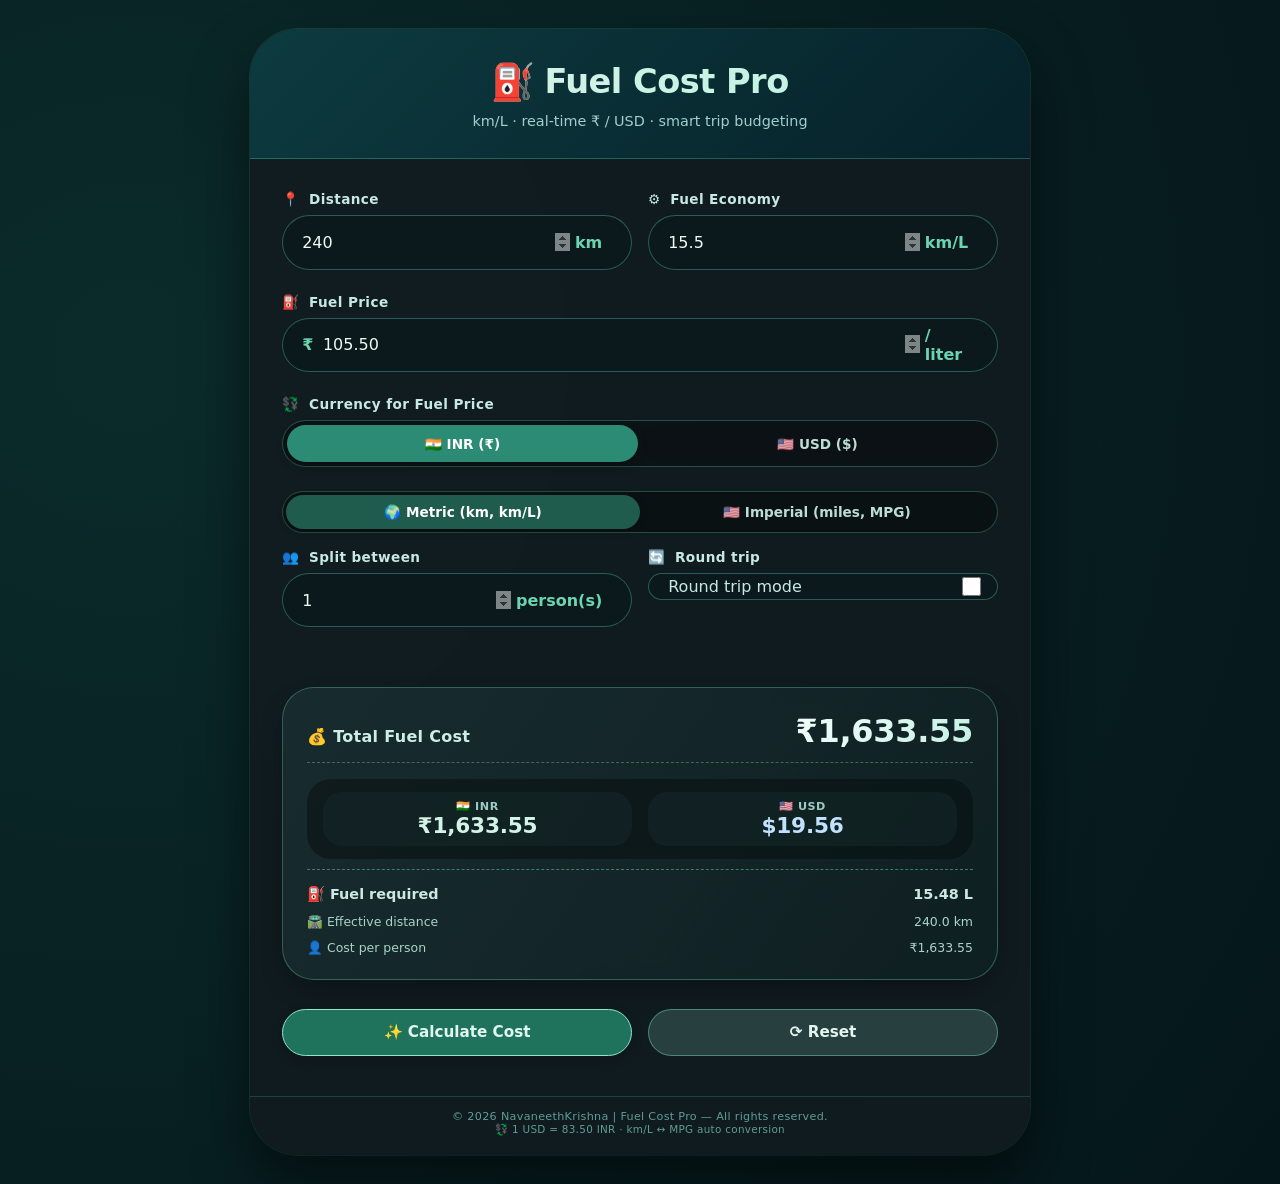
<file: fcc.html>
<!DOCTYPE html>
<html lang="en">
<head>
  <meta charset="UTF-8">
  <meta name="viewport" content="width=device-width, initial-scale=1.0, user-scalable=yes">
  <title>Fuel Cost Pro | km/L · ₹ / USD</title>
  <style>
    * {
      margin: 0;
      padding: 0;
      box-sizing: border-box;
      font-family: 'Inter', system-ui, -apple-system, BlinkMacSystemFont, 'Segoe UI', Roboto, Helvetica, sans-serif;
    }

    body {
      background: radial-gradient(circle at 10% 30%, #0b2b2b, #05161a);
      min-height: 100vh;
      display: flex;
      justify-content: center;
      align-items: center;
      padding: 1.8rem;
    }

    .calculator-card {
      max-width: 780px;
      width: 100%;
      background: rgba(18, 28, 32, 0.92);
      backdrop-filter: blur(12px);
      border-radius: 3rem;
      box-shadow: 0 30px 55px rgba(0, 0, 0, 0.5), 0 0 0 1px rgba(80, 180, 150, 0.2);
      overflow: hidden;
      transition: transform 0.25s ease, box-shadow 0.3s ease;
    }

    .calculator-card:hover {
      transform: translateY(-4px);
      box-shadow: 0 40px 65px rgba(0, 0, 0, 0.6);
    }

    .calc-header {
      background: linear-gradient(135deg, #0d3b3f, #06212a);
      padding: 2rem 2rem 1.8rem;
      text-align: center;
      border-bottom: 1px solid rgba(90, 210, 180, 0.3);
    }

    .calc-header h1 {
      font-size: 2.1rem;
      font-weight: 700;
      letter-spacing: -0.5px;
      background: linear-gradient(120deg, #e0f2e9, #b9f3e0);
      background-clip: text;
      -webkit-background-clip: text;
      color: transparent;
      display: flex;
      align-items: center;
      justify-content: center;
      gap: 0.6rem;
    }

    .calc-header h1:before {
      content: "⛽";
      font-size: 2.2rem;
      background: none;
      -webkit-background-clip: unset;
      color: #b9f3e0;
    }

    .calc-header p {
      font-size: 0.9rem;
      color: #a2cfcd;
      margin-top: 0.65rem;
      font-weight: 450;
    }

    .form-section {
      padding: 2rem 2rem 1rem 2rem;
    }

    .input-group {
      margin-bottom: 1.5rem;
      display: flex;
      flex-direction: column;
      gap: 0.5rem;
    }

    .input-group label {
      font-weight: 600;
      color: #c7e9e4;
      font-size: 0.85rem;
      letter-spacing: 0.4px;
      display: flex;
      align-items: center;
      gap: 0.6rem;
    }

    .input-field {
      display: flex;
      align-items: center;
      background: rgba(10, 25, 28, 0.8);
      border-radius: 2.2rem;
      border: 1px solid rgba(70, 160, 140, 0.5);
      transition: all 0.2s;
      padding: 0.2rem 1.2rem;
      backdrop-filter: blur(4px);
    }

    .input-field:focus-within {
      border-color: #6cd4b0;
      box-shadow: 0 0 0 3px rgba(108, 212, 176, 0.25);
      background: rgba(15, 35, 40, 0.95);
    }

    .input-field span.currency-symbol,
    .input-field span.unit {
      background: transparent;
      font-weight: 700;
      color: #6cd4b0;
      padding-right: 0.6rem;
      font-size: 1rem;
    }

    .input-field input {
      width: 100%;
      padding: 0.85rem 0.3rem 0.85rem 0;
      border: none;
      background: transparent;
      font-size: 1rem;
      font-weight: 500;
      outline: none;
      color: #f0faf5;
    }

    input[type="number"] {
      -moz-appearance: textfield;
    }

    input[type="number"]::-webkit-inner-spin-button,
    input[type="number"]::-webkit-outer-spin-button {
      opacity: 0.5;
    }

    .double-row {
      display: flex;
      gap: 1rem;
      flex-wrap: wrap;
    }

    .double-row .input-group {
      flex: 1;
    }

    .currency-selector {
      background: rgba(0, 0, 0, 0.3);
      border-radius: 3rem;
      display: flex;
      padding: 0.25rem;
      gap: 0.25rem;
      border: 1px solid rgba(108, 212, 176, 0.3);
    }

    .currency-btn {
      flex: 1;
      text-align: center;
      padding: 0.65rem 0;
      border-radius: 2rem;
      font-weight: 700;
      font-size: 0.85rem;
      cursor: pointer;
      transition: all 0.2s ease;
      background: transparent;
      color: #bbddd4;
      border: none;
      backdrop-filter: blur(2px);
    }

    .currency-btn.active {
      background: #2c8b74;
      color: white;
      box-shadow: 0 4px 12px rgba(0, 0, 0, 0.2);
      text-shadow: 0 1px 0 rgba(0,0,0,0.1);
    }

    .unit-switch {
      display: flex;
      background: rgba(0, 0, 0, 0.35);
      border-radius: 2.5rem;
      padding: 0.2rem;
      margin-bottom: 1rem;
      border: 1px solid rgba(108, 212, 176, 0.3);
    }

    .unit-option {
      flex: 1;
      text-align: center;
      padding: 0.55rem 0;
      border-radius: 2rem;
      font-weight: 600;
      font-size: 0.85rem;
      cursor: pointer;
      transition: 0.2s;
      color: #bbddd4;
    }

    .unit-option.active {
      background: #1f5c4e;
      color: white;
      box-shadow: 0 2px 8px rgba(0, 0, 0, 0.2);
    }

    .result-panel {
      background: linear-gradient(125deg, rgba(25, 45, 48, 0.9), rgba(15, 32, 34, 0.95));
      margin: 1.2rem 2rem 1.8rem 2rem;
      border-radius: 2rem;
      padding: 1.5rem;
      backdrop-filter: blur(8px);
      border: 1px solid rgba(108, 212, 176, 0.35);
      box-shadow: 0 12px 28px -8px rgba(0, 0, 0, 0.4);
    }

    .cost-main {
      display: flex;
      justify-content: space-between;
      align-items: baseline;
      flex-wrap: wrap;
      margin-bottom: 0.75rem;
      border-bottom: 1px dashed rgba(108, 212, 176, 0.4);
      padding-bottom: 0.8rem;
    }

    .cost-label {
      font-weight: 700;
      color: #cdeee7;
      font-size: 1rem;
      letter-spacing: 0.3px;
    }

    .cost-value {
      font-size: 2rem;
      font-weight: 800;
      background: linear-gradient(130deg, #f5fffc, #c2f0e4);
      background-clip: text;
      -webkit-background-clip: text;
      color: transparent;
      letter-spacing: -0.3px;
    }

    .dual-currency-row {
      display: flex;
      justify-content: space-between;
      background: rgba(0, 0, 0, 0.35);
      padding: 0.8rem 1rem;
      border-radius: 1.5rem;
      margin-top: 1rem;
      margin-bottom: 0.6rem;
      gap: 1rem;
    }

    .currency-item {
      text-align: center;
      flex: 1;
      background: rgba(20, 40, 42, 0.6);
      border-radius: 1.2rem;
      padding: 0.5rem 0;
    }

    .currency-item span:first-child {
      font-size: 0.7rem;
      font-weight: 600;
      color: #9bcbc2;
      display: block;
      letter-spacing: 0.5px;
    }

    .currency-amount {
      font-size: 1.35rem;
      font-weight: 800;
      letter-spacing: -0.2px;
    }

    .rupee-amt {
      color: #d4f3e8;
    }

    .dollar-amt {
      color: #c0e2ff;
    }

    .fuel-needed {
      display: flex;
      justify-content: space-between;
      border-top: 1px dashed rgba(108, 212, 176, 0.5);
      padding-top: 1rem;
      margin-top: 0.6rem;
      font-size: 0.9rem;
      font-weight: 600;
      color: #cbe9e2;
    }

    .extra-info {
      display: flex;
      justify-content: space-between;
      margin-top: 0.7rem;
      font-size: 0.78rem;
      color: #aad3ca;
      font-weight: 500;
    }

    .action-buttons {
      display: flex;
      gap: 1rem;
      padding: 0 2rem 2rem 2rem;
      flex-wrap: wrap;
    }

    button {
      flex: 1;
      background: rgba(20, 50, 48, 0.9);
      border: 1px solid rgba(108, 212, 176, 0.5);
      padding: 0.85rem 0;
      border-radius: 3rem;
      font-weight: 700;
      font-size: 0.95rem;
      color: #e2f5ef;
      cursor: pointer;
      transition: all 0.2s;
      display: flex;
      align-items: center;
      justify-content: center;
      gap: 0.6rem;
      backdrop-filter: blur(5px);
    }

    button#calculateBtn {
      background: #1f735d;
      border-color: #8fe6cd;
      box-shadow: 0 4px 12px rgba(0, 0, 0, 0.2);
    }

    button#calculateBtn:hover {
      background: #0f5e4b;
      transform: translateY(-2px);
      box-shadow: 0 10px 22px rgba(0, 0, 0, 0.3);
    }

    button#resetBtn {
      background: rgba(45, 70, 70, 0.85);
    }

    button#resetBtn:hover {
      background: #2c4e48;
      transform: translateY(-2px);
      border-color: #6cd4b0;
    }

    .small-hint {
      font-size: 0.68rem;
      color: #88beb2;
      margin-top: 0.2rem;
      text-align: center;
      padding-bottom: 1.2rem;
    }

    .copyright-footer {
      text-align: center;
      padding: 0.8rem 1rem 1.2rem;
      font-size: 0.7rem;
      color: #5f9e92;
      border-top: 1px solid rgba(108, 212, 176, 0.2);
      margin-top: 0.5rem;
      letter-spacing: 0.3px;
    }

    .copyright-footer a {
      color: #8ad4c2;
      text-decoration: none;
      font-weight: 500;
    }

    .copyright-footer a:hover {
      text-decoration: underline;
      color: #bcf5e6;
    }

    @media (max-width: 560px) {
      body {
        padding: 1rem;
      }
      .calculator-card {
        border-radius: 2rem;
      }
      .form-section, .action-buttons, .result-panel {
        padding-left: 1.2rem;
        padding-right: 1.2rem;
      }
      .cost-value {
        font-size: 1.5rem;
      }
      .currency-amount {
        font-size: 1rem;
      }
      .calc-header h1 {
        font-size: 1.6rem;
      }
    }
  </style>
</head>
<body>

<div class="calculator-card">
  <div class="calc-header">
    <h1>Fuel Cost Pro</h1>
    <p>km/L · real-time ₹ / USD · smart trip budgeting</p>
  </div>

  <div class="form-section">
    <div class="double-row">
      <div class="input-group">
        <label><span>📍</span> Distance</label>
        <div class="input-field">
          <input type="number" id="distanceInput" placeholder="e.g., 350" value="240" step="any">
          <span class="unit" id="distanceUnitLabel">km</span>
        </div>
      </div>
      <div class="input-group">
        <label><span>⚙️</span> Fuel Economy</label>
        <div class="input-field">
          <input type="number" id="economyInput" placeholder="km per liter" value="15.5" step="any">
          <span class="unit" id="economyUnitLabel">km/L</span>
        </div>
      </div>
    </div>

    <div class="input-group">
      <label><span>⛽</span> Fuel Price</label>
      <div class="input-field">
        <span class="currency-symbol" id="priceCurrencySymbol">₹</span>
        <input type="number" id="priceInput" placeholder="price per liter" value="105.50" step="any">
        <span class="unit" id="priceUnitLabel">/ liter</span>
      </div>
    </div>

    <div class="input-group">
      <label><span>💱</span> Currency for Fuel Price</label>
      <div class="currency-selector" id="currencyToggle">
        <button class="currency-btn active" data-currency="inr">🇮🇳 INR (₹)</button>
        <button class="currency-btn" data-currency="usd">🇺🇸 USD ($)</button>
      </div>
    </div>

    <div class="unit-switch" id="unitToggle">
      <div class="unit-option active" data-unit="metric">🌍 Metric (km, km/L)</div>
      <div class="unit-option" data-unit="imperial">🇺🇸 Imperial (miles, MPG)</div>
    </div>

    <div class="double-row">
      <div class="input-group">
        <label><span>👥</span> Split between</label>
        <div class="input-field">
          <input type="number" id="peopleSplit" placeholder="1" value="1" min="1" step="1">
          <span class="unit">person(s)</span>
        </div>
      </div>
      <div class="input-group">
        <label><span>🔄</span> Round trip</label>
        <div class="input-field" style="justify-content: space-between; padding-right: 1rem;">
          <span style="font-weight: 500; color:#c7e9e4;">Round trip mode</span>
          <input type="checkbox" id="roundTripCheck" style="width: 1.2rem; height: 1.2rem; cursor: pointer; accent-color: #2c8b74;">
        </div>
      </div>
    </div>
  </div>

  <div class="result-panel" id="resultPanel">
    <div class="cost-main">
      <span class="cost-label">💰 Total Fuel Cost</span>
      <span class="cost-value" id="totalCostDisplay">₹0.00</span>
    </div>
    
    <div class="dual-currency-row">
      <div class="currency-item">
        <span>🇮🇳 INR</span>
        <div class="currency-amount rupee-amt" id="inrAmountDisplay">₹0.00</div>
      </div>
      <div class="currency-item">
        <span>🇺🇸 USD</span>
        <div class="currency-amount dollar-amt" id="usdAmountDisplay">$0.00</div>
      </div>
    </div>

    <div class="fuel-needed">
      <span>⛽ Fuel required</span>
      <strong id="fuelVolumeDisplay">0.00 L</strong>
    </div>
    <div class="extra-info">
      <span>🛣️ Effective distance</span>
      <span id="effectiveDistanceDisplay">240 km</span>
    </div>
    <div class="extra-info">
      <span>👤 Cost per person</span>
      <span id="costPerPersonDisplay">₹0.00</span>
    </div>
  </div>

  <div class="action-buttons">
    <button id="calculateBtn">✨ Calculate Cost</button>
    <button id="resetBtn">⟳ Reset</button>
  </div>
  
  <div class="copyright-footer">
    © 2026 NavaneethKrishna | Fuel Cost Pro — All rights reserved.<br>
    <span style="font-size: 0.65rem;">💱 1 USD = 83.50 INR · km/L ↔ MPG auto conversion</span>
  </div>
</div>

<script>
  (function() {
    const distanceInput = document.getElementById('distanceInput');
    const economyInput = document.getElementById('economyInput');
    const priceInput = document.getElementById('priceInput');
    const peopleSplitInput = document.getElementById('peopleSplit');
    const roundTripCheck = document.getElementById('roundTripCheck');
    
    const totalCostDisplay = document.getElementById('totalCostDisplay');
    const fuelVolumeDisplay = document.getElementById('fuelVolumeDisplay');
    const effectiveDistanceDisplay = document.getElementById('effectiveDistanceDisplay');
    const costPerPersonDisplay = document.getElementById('costPerPersonDisplay');
    const inrAmountDisplay = document.getElementById('inrAmountDisplay');
    const usdAmountDisplay = document.getElementById('usdAmountDisplay');
    const priceCurrencySymbol = document.getElementById('priceCurrencySymbol');
    
    const distanceUnitLabel = document.getElementById('distanceUnitLabel');
    const economyUnitLabel = document.getElementById('economyUnitLabel');
    const priceUnitLabel = document.getElementById('priceUnitLabel');
    
    const unitOptions = document.querySelectorAll('.unit-option');
    const currencyBtns = document.querySelectorAll('.currency-btn');
    
    let currentUnitSystem = 'metric';
    let selectedCurrency = 'inr';
    const exchangeRate = 83.50;
    
    function updatePriceSymbol() {
      priceCurrencySymbol.innerText = selectedCurrency === 'inr' ? '₹' : '$';
    }
    
    function updateUnitLabelsAndPlaceholders() {
      if (currentUnitSystem === 'metric') {
        distanceUnitLabel.innerText = 'km';
        economyUnitLabel.innerText = 'km/L';
        priceUnitLabel.innerText = '/ liter';
        distanceInput.placeholder = "e.g., 350 km";
        economyInput.placeholder = "e.g., 15.5 km/L";
        priceInput.placeholder = selectedCurrency === 'inr' ? "₹ per liter" : "$ per liter";
      } else {
        distanceUnitLabel.innerText = 'miles';
        economyUnitLabel.innerText = 'MPG';
        priceUnitLabel.innerText = '/ gallon';
        distanceInput.placeholder = "e.g., 200 miles";
        economyInput.placeholder = "e.g., 25 MPG";
        priceInput.placeholder = selectedCurrency === 'inr' ? "₹ per gallon" : "$ per gallon";
      }
    }
    
    function setActiveUnitStyle(system) {
      unitOptions.forEach(opt => {
        const unitVal = opt.getAttribute('data-unit');
        if (unitVal === system) opt.classList.add('active');
        else opt.classList.remove('active');
      });
    }
    
    function setActiveCurrencyStyle(currency) {
      currencyBtns.forEach(btn => {
        const currVal = btn.getAttribute('data-currency');
        if (currVal === currency) btn.classList.add('active');
        else btn.classList.remove('active');
      });
    }
    
    function calculateFuelDetails() {
      let rawDistance = parseFloat(distanceInput.value);
      let rawEconomy = parseFloat(economyInput.value);
      let rawPrice = parseFloat(priceInput.value);
      let peopleCount = parseInt(peopleSplitInput.value, 10);
      
      if (isNaN(rawDistance) || rawDistance <= 0) rawDistance = 0;
      if (isNaN(rawEconomy) || rawEconomy <= 0) rawEconomy = 0;
      if (isNaN(rawPrice) || rawPrice <= 0) rawPrice = 0;
      if (isNaN(peopleCount) || peopleCount < 1) peopleCount = 1;
      
      let effectiveDistance = rawDistance;
      if (roundTripCheck.checked) effectiveDistance = rawDistance * 2;
      
      let fuelVolume = 0;
      let totalCostInSelectedCurrency = 0;
      
      if (currentUnitSystem === 'metric') {
        if (rawEconomy > 0 && effectiveDistance > 0) {
          fuelVolume = effectiveDistance / rawEconomy;
          totalCostInSelectedCurrency = fuelVolume * rawPrice;
        }
      } else {
        if (rawEconomy > 0 && effectiveDistance > 0) {
          fuelVolume = effectiveDistance / rawEconomy;
          totalCostInSelectedCurrency = fuelVolume * rawPrice;
        }
      }
      
      let totalCostINR = 0, totalCostUSD = 0;
      if (selectedCurrency === 'inr') {
        totalCostINR = totalCostInSelectedCurrency;
        totalCostUSD = totalCostINR / exchangeRate;
      } else {
        totalCostUSD = totalCostInSelectedCurrency;
        totalCostINR = totalCostUSD * exchangeRate;
      }
      
      let costPerPersonInSelected = peopleCount > 0 ? totalCostInSelectedCurrency / peopleCount : 0;
      
      return {
        fuelVolume: fuelVolume,
        totalCostInSelected: totalCostInSelectedCurrency,
        totalCostINR: totalCostINR,
        totalCostUSD: totalCostUSD,
        effectiveDistance: effectiveDistance,
        costPerPersonInSelected: costPerPersonInSelected,
        isMetric: currentUnitSystem === 'metric'
      };
    }
    
    function formatINR(value) {
      return new Intl.NumberFormat('en-IN', { style: 'currency', currency: 'INR', minimumFractionDigits: 2, maximumFractionDigits: 2 }).format(value);
    }
    function formatUSD(value) {
      return new Intl.NumberFormat('en-US', { style: 'currency', currency: 'USD', minimumFractionDigits: 2, maximumFractionDigits: 2 }).format(value);
    }
    function formatSelectedCurrency(value) {
      return selectedCurrency === 'inr' ? formatINR(value) : formatUSD(value);
    }
    
    function formatFuelVolume(volume, isMetric) {
      if (isMetric) return `${volume.toFixed(2)} L`;
      else return `${volume.toFixed(2)} gal`;
    }
    
    function formatDistance(dist, isMetric) {
      if (isMetric) return `${dist.toFixed(1)} km`;
      else return `${dist.toFixed(1)} miles`;
    }
    
    function updateResults() {
      const details = calculateFuelDetails();
      totalCostDisplay.innerText = formatSelectedCurrency(details.totalCostInSelected);
      inrAmountDisplay.innerText = formatINR(details.totalCostINR);
      usdAmountDisplay.innerText = formatUSD(details.totalCostUSD);
      fuelVolumeDisplay.innerText = formatFuelVolume(details.fuelVolume, details.isMetric);
      effectiveDistanceDisplay.innerText = formatDistance(details.effectiveDistance, details.isMetric);
      costPerPersonDisplay.innerText = formatSelectedCurrency(details.costPerPersonInSelected);
    }
    
    function resetToDefaults() {
      if (currentUnitSystem === 'metric') {
        distanceInput.value = "240";
        if (selectedCurrency === 'inr') {
          economyInput.value = "15.5";
          priceInput.value = "105.50";
        } else {
          economyInput.value = "15.5";
          priceInput.value = "1.26";
        }
      } else {
        distanceInput.value = "150";
        if (selectedCurrency === 'inr') {
          economyInput.value = "25";
          priceInput.value = "398.0";
        } else {
          economyInput.value = "25";
          priceInput.value = "4.77";
        }
      }
      peopleSplitInput.value = "1";
      roundTripCheck.checked = false;
      updateResults();
    }
    
    function convertEconomyValue(value, fromSystem, toSystem) {
      if (fromSystem === 'metric' && toSystem === 'imperial') return value * 2.35214583;
      else if (fromSystem === 'imperial' && toSystem === 'metric') return value / 2.35214583;
      return value;
    }
    
    function setUnitSystem(system) {
      if (system === currentUnitSystem) return;
      let oldDistance = parseFloat(distanceInput.value);
      let oldEconomy = parseFloat(economyInput.value);
      let oldPrice = parseFloat(priceInput.value);
      
      if (system === 'metric') {
        if (!isNaN(oldDistance) && oldDistance > 0) distanceInput.value = (oldDistance * 1.60934).toFixed(1);
        else distanceInput.value = "240";
        if (!isNaN(oldEconomy) && oldEconomy > 0) economyInput.value = convertEconomyValue(oldEconomy, 'imperial', 'metric').toFixed(2);
        else economyInput.value = "15.5";
        if (!isNaN(oldPrice) && oldPrice > 0) priceInput.value = (oldPrice / 3.78541).toFixed(3);
        else priceInput.value = selectedCurrency === 'inr' ? "105.50" : "1.26";
      } else {
        if (!isNaN(oldDistance) && oldDistance > 0) distanceInput.value = (oldDistance / 1.60934).toFixed(1);
        else distanceInput.value = "150";
        if (!isNaN(oldEconomy) && oldEconomy > 0) economyInput.value = convertEconomyValue(oldEconomy, 'metric', 'imperial').toFixed(1);
        else economyInput.value = "25";
        if (!isNaN(oldPrice) && oldPrice > 0) priceInput.value = (oldPrice * 3.78541).toFixed(3);
        else priceInput.value = selectedCurrency === 'inr' ? "398.0" : "4.77";
      }
      currentUnitSystem = system;
      updateUnitLabelsAndPlaceholders();
      setActiveUnitStyle(currentUnitSystem);
      updateResults();
    }
    
    function setCurrency(currency) {
      if (currency === selectedCurrency) return;
      let oldPrice = parseFloat(priceInput.value);
      let oldCurrency = selectedCurrency;
      selectedCurrency = currency;
      
      if (!isNaN(oldPrice) && oldPrice > 0) {
        if (oldCurrency === 'inr' && currency === 'usd') priceInput.value = (oldPrice / exchangeRate).toFixed(3);
        else if (oldCurrency === 'usd' && currency === 'inr') priceInput.value = (oldPrice * exchangeRate).toFixed(3);
        else priceInput.value = oldPrice.toFixed(3);
      } else {
        if (currency === 'inr') priceInput.value = currentUnitSystem === 'metric' ? "105.50" : "398.0";
        else priceInput.value = currentUnitSystem === 'metric' ? "1.26" : "4.77";
      }
      updatePriceSymbol();
      setActiveCurrencyStyle(selectedCurrency);
      updateUnitLabelsAndPlaceholders();
      updateResults();
    }
    
    function attachEvents() {
      const inputs = [distanceInput, economyInput, priceInput, peopleSplitInput, roundTripCheck];
      inputs.forEach(input => {
        input.addEventListener('input', () => updateResults());
        input.addEventListener('change', () => updateResults());
      });
    }
    
    function initToggles() {
      unitOptions.forEach(opt => {
        opt.addEventListener('click', () => {
          const newSystem = opt.getAttribute('data-unit');
          if (newSystem !== currentUnitSystem) setUnitSystem(newSystem);
        });
      });
      currencyBtns.forEach(btn => {
        btn.addEventListener('click', () => {
          const newCurrency = btn.getAttribute('data-currency');
          if (newCurrency !== selectedCurrency) setCurrency(newCurrency);
        });
      });
    }
    
    function enforcePeopleMin() {
      peopleSplitInput.addEventListener('change', () => {
        let val = parseInt(peopleSplitInput.value, 10);
        if (isNaN(val) || val < 1) peopleSplitInput.value = 1;
        updateResults();
      });
    }
    
    function manualCalculate() {
      updateResults();
      const panel = document.getElementById('resultPanel');
      panel.style.transition = 'background 0.2s';
      panel.style.background = 'rgba(40, 70, 70, 0.95)';
      setTimeout(() => { panel.style.background = 'linear-gradient(125deg, rgba(25, 45, 48, 0.9), rgba(15, 32, 34, 0.95))'; }, 180);
    }
    
    function init() {
      currentUnitSystem = 'metric';
      selectedCurrency = 'inr';
      updateUnitLabelsAndPlaceholders();
      updatePriceSymbol();
      setActiveUnitStyle('metric');
      setActiveCurrencyStyle('inr');
      distanceInput.value = "240";
      economyInput.value = "15.5";
      priceInput.value = "105.50";
      peopleSplitInput.value = "1";
      roundTripCheck.checked = false;
      updateResults();
      attachEvents();
      initToggles();
      enforcePeopleMin();
      document.getElementById('calculateBtn').addEventListener('click', manualCalculate);
      document.getElementById('resetBtn').addEventListener('click', resetToDefaults);
    }
    
    init();
  })();
</script>
</body>
</html>
</file>
